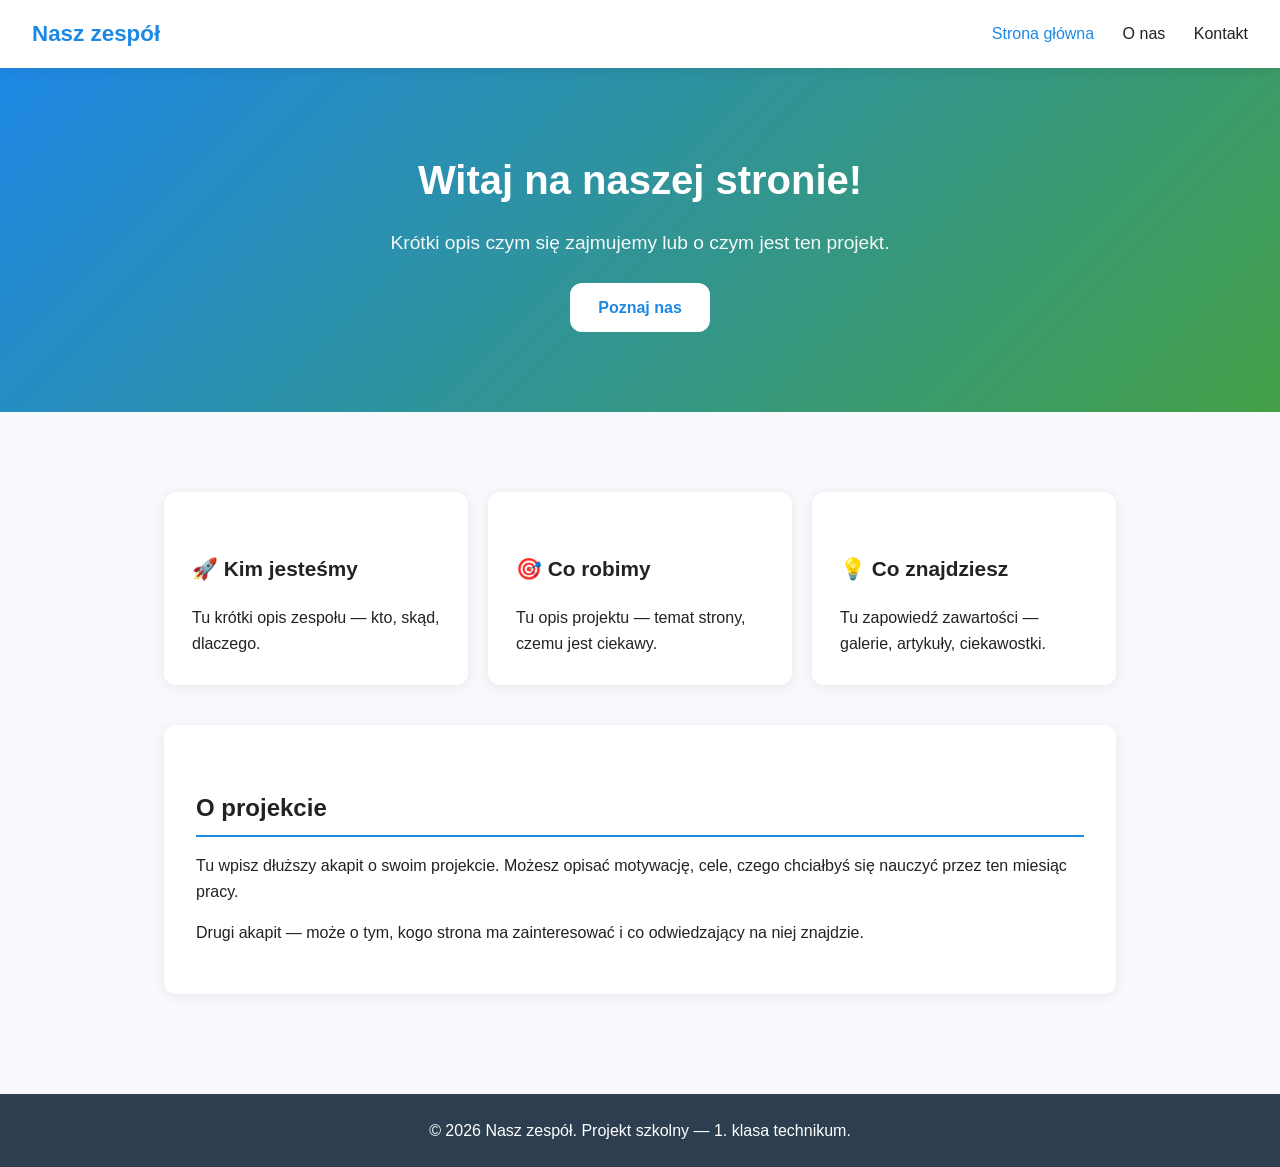
<file: Index.html>
<!DOCTYPE html>
<html lang="pl">
<head>
  <meta charset="UTF-8">
  <meta name="viewport" content="width=device-width, initial-scale=1.0">
  <title>Nasz zespół — strona główna</title>
  <link rel="stylesheet" href="style.css">
</head>
<body>

  <header class="topbar">
    <div class="logo">Nasz zespół</div>
    <nav>
      <a href="index.html" class="active">Strona główna</a>
      <a href="o-nas.html">O nas</a>
      <a href="kontakt.html">Kontakt</a>
    </nav>
  </header>

  <section class="hero">
    <h1>Witaj na naszej stronie!</h1>
    <p>Krótki opis czym się zajmujemy lub o czym jest ten projekt.</p>
    <a href="o-nas.html" class="btn">Poznaj nas</a>
  </section>

  <main class="container">

    <section class="card-grid">
      <article class="card">
        <h2>🚀 Kim jesteśmy</h2>
        <p>Tu krótki opis zespołu — kto, skąd, dlaczego.</p>
      </article>
      <article class="card">
        <h2>🎯 Co robimy</h2>
        <p>Tu opis projektu — temat strony, czemu jest ciekawy.</p>
      </article>
      <article class="card">
        <h2>💡 Co znajdziesz</h2>
        <p>Tu zapowiedź zawartości — galerie, artykuły, ciekawostki.</p>
      </article>
    </section>

    <section class="content">
      <h2>O projekcie</h2>
      <p>
        Tu wpisz dłuższy akapit o swoim projekcie. Możesz opisać motywację,
        cele, czego chciałbyś się nauczyć przez ten miesiąc pracy.
      </p>
      <p>
        Drugi akapit — może o tym, kogo strona ma zainteresować i co
        odwiedzający na niej znajdzie.
      </p>
    </section>

  </main>

  <footer class="footer">
    <p>&copy; 2026 Nasz zespół. Projekt szkolny — 1. klasa technikum.</p>
  </footer>

</body>
</html>
</file>
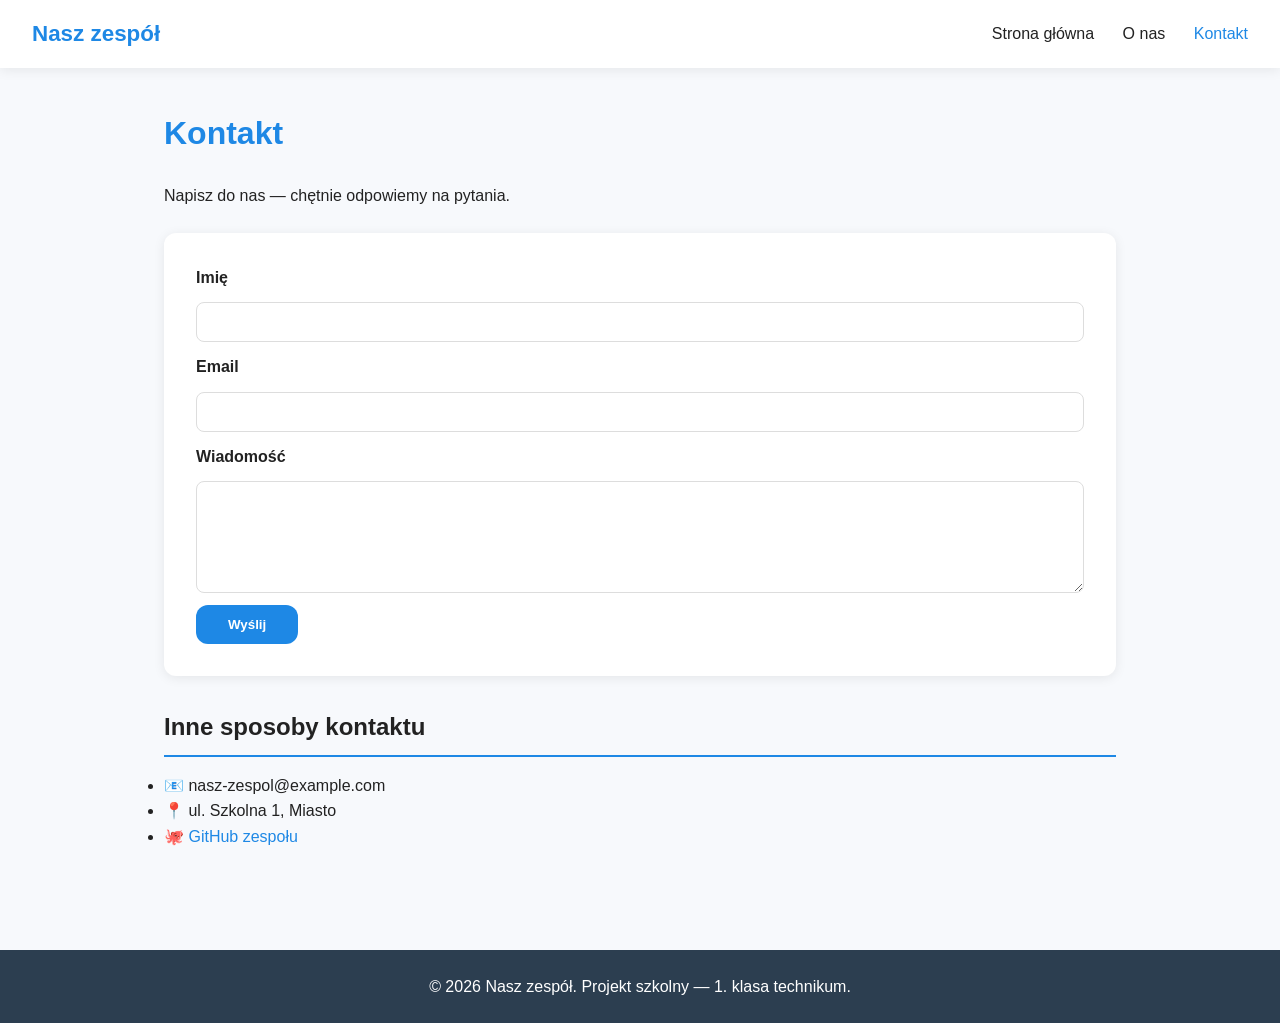
<file: kontakt.html>
<!DOCTYPE html>
<html lang="pl">
<head>
  <meta charset="UTF-8">
  <meta name="viewport" content="width=device-width, initial-scale=1.0">
  <title>Kontakt — Nasz zespół</title>
  <link rel="stylesheet" href="style.css">
</head>
<body>

  <header class="topbar">
    <div class="logo">Nasz zespół</div>
    <nav>
      <a href="index.html">Strona główna</a>
      <a href="o-nas.html">O nas</a>
      <a href="kontakt.html" class="active">Kontakt</a>
    </nav>
  </header>

  <main class="container">

    <h1>Kontakt</h1>
    <p>Napisz do nas — chętnie odpowiemy na pytania.</p>

    <form class="contact-form">

      <label for="imie">Imię</label>
      <input type="text" id="imie" name="imie" required>

      <label for="email">Email</label>
      <input type="email" id="email" name="email" required>

      <label for="wiadomosc">Wiadomość</label>
      <textarea id="wiadomosc" name="wiadomosc" rows="5" required></textarea>

      <button type="submit" class="btn">Wyślij</button>

    </form>

    <section class="info">
      <h2>Inne sposoby kontaktu</h2>
      <ul>
        <li>📧 nasz-zespol@example.com</li>
        <li>📍 ul. Szkolna 1, Miasto</li>
        <li>🐙 <a href="https://github.com/" target="_blank">GitHub zespołu</a></li>
      </ul>
    </section>

  </main>

  <footer class="footer">
    <p>&copy; 2026 Nasz zespół. Projekt szkolny — 1. klasa technikum.</p>
  </footer>

</body>
</html>
</file>
<file: style.css>
/* ===== ZMIENNE — zmień tutaj, żeby zmienić wygląd całej strony ===== */
:root {
  --kolor-glowny: #1e88e5;
  --kolor-akcent: #43a047;
  --kolor-tlo: #f7f9fc;
  --kolor-karty: #ffffff;
  --kolor-tekst: #222;
  --kolor-tekst-jasny: #666;
  --cien: 0 2px 12px rgba(0, 0, 0, 0.08);
  --zaokraglenie: 12px;
}

/* ===== RESET I BAZOWE STYLE ===== */
* {
  box-sizing: border-box;
  margin: 0;
  padding: 0;
}

body {
  font-family: "Segoe UI", "Helvetica Neue", sans-serif;
  background: var(--kolor-tlo);
  color: var(--kolor-tekst);
  line-height: 1.6;
}

a { color: var(--kolor-glowny); text-decoration: none; }
a:hover { text-decoration: underline; }

/* ===== NAGŁÓWEK Z MENU ===== */
.topbar {
  background: var(--kolor-karty);
  display: flex;
  justify-content: space-between;
  align-items: center;
  padding: 16px 32px;
  box-shadow: var(--cien);
  position: sticky;
  top: 0;
  z-index: 100;
}

.logo {
  font-size: 1.4rem;
  font-weight: 700;
  color: var(--kolor-glowny);
}

.topbar nav a {
  margin-left: 24px;
  color: var(--kolor-tekst);
  font-weight: 500;
}

.topbar nav a.active,
.topbar nav a:hover {
  color: var(--kolor-glowny);
  text-decoration: none;
}

/* ===== SEKCJA POWITALNA (HERO) ===== */
.hero {
  background: linear-gradient(135deg, var(--kolor-glowny), var(--kolor-akcent));
  color: white;
  padding: 80px 32px;
  text-align: center;
}

.hero h1 { font-size: 2.5rem; margin-bottom: 16px; }
.hero p { font-size: 1.2rem; opacity: 0.95; margin-bottom: 24px; }

.btn {
  display: inline-block;
  padding: 12px 28px;
  background: white;
  color: var(--kolor-glowny);
  border-radius: var(--zaokraglenie);
  font-weight: 600;
  border: none;
  cursor: pointer;
  transition: transform 0.2s;
}

.btn:hover { transform: translateY(-2px); text-decoration: none; }

/* ===== GŁÓWNY KONTENER ===== */
.container {
  max-width: 1000px;
  margin: 0 auto;
  padding: 40px 24px;
}

.container h1 {
  color: var(--kolor-glowny);
  margin-bottom: 24px;
}

.container h2 {
  color: var(--kolor-tekst);
  margin: 32px 0 16px;
  padding-bottom: 8px;
  border-bottom: 2px solid var(--kolor-glowny);
}

/* ===== KAFELKI (GRID) ===== */
.card-grid {
  display: grid;
  grid-template-columns: repeat(auto-fit, minmax(260px, 1fr));
  gap: 20px;
  margin: 40px 0;
}

.card {
  background: var(--kolor-karty);
  padding: 28px;
  border-radius: var(--zaokraglenie);
  box-shadow: var(--cien);
  transition: transform 0.2s;
}

.card:hover { transform: translateY(-4px); }
.card h2 { font-size: 1.3rem; margin-bottom: 12px; border: none; }

/* ===== SEKCJA TREŚCI ===== */
.content {
  background: var(--kolor-karty);
  padding: 32px;
  border-radius: var(--zaokraglenie);
  box-shadow: var(--cien);
  margin-top: 32px;
}

.content p { margin-bottom: 16px; }

/* ===== SIATKA Z CZŁONKAMI ZESPOŁU ===== */
.team-grid {
  display: grid;
  grid-template-columns: repeat(auto-fit, minmax(220px, 1fr));
  gap: 24px;
  margin-top: 32px;
}

.member {
  background: var(--kolor-karty);
  padding: 24px;
  border-radius: var(--zaokraglenie);
  box-shadow: var(--cien);
  text-align: center;
}

.member img {
  width: 140px;
  height: 140px;
  border-radius: 50%;
  object-fit: cover;
  margin-bottom: 16px;
}

.member h3 { margin-bottom: 4px; }
.member .role {
  color: var(--kolor-glowny);
  font-weight: 600;
  font-size: 0.9rem;
  margin-bottom: 12px;
}
.member p { color: var(--kolor-tekst-jasny); font-size: 0.95rem; }

/* ===== FORMULARZ KONTAKTOWY ===== */
.contact-form {
  background: var(--kolor-karty);
  padding: 32px;
  border-radius: var(--zaokraglenie);
  box-shadow: var(--cien);
  display: flex;
  flex-direction: column;
  gap: 12px;
  margin-top: 24px;
}

.contact-form label { font-weight: 600; }

.contact-form input,
.contact-form textarea {
  padding: 10px 14px;
  border: 1px solid #ddd;
  border-radius: 8px;
  font-family: inherit;
  font-size: 1rem;
}

.contact-form input:focus,
.contact-form textarea:focus {
  outline: none;
  border-color: var(--kolor-glowny);
}

.contact-form button {
  align-self: flex-start;
  background: var(--kolor-glowny);
  color: white;
  padding: 12px 32px;
}

/* ===== STOPKA ===== */
.footer {
  background: #2c3e50;
  color: white;
  text-align: center;
  padding: 24px;
  margin-top: 60px;
}

/* ===== RESPONSYWNOŚĆ (TELEFON) ===== */
@media (max-width: 600px) {

  .topbar {
    flex-direction: column;
    gap: 12px;
    padding: 16px;
  }

  .topbar nav a {
    margin: 0 8px;
    font-size: 0.95rem;
  }

  .hero { padding: 50px 20px; }
  .hero h1 { font-size: 1.8rem; }
  .hero p { font-size: 1rem; }

}
</file>
